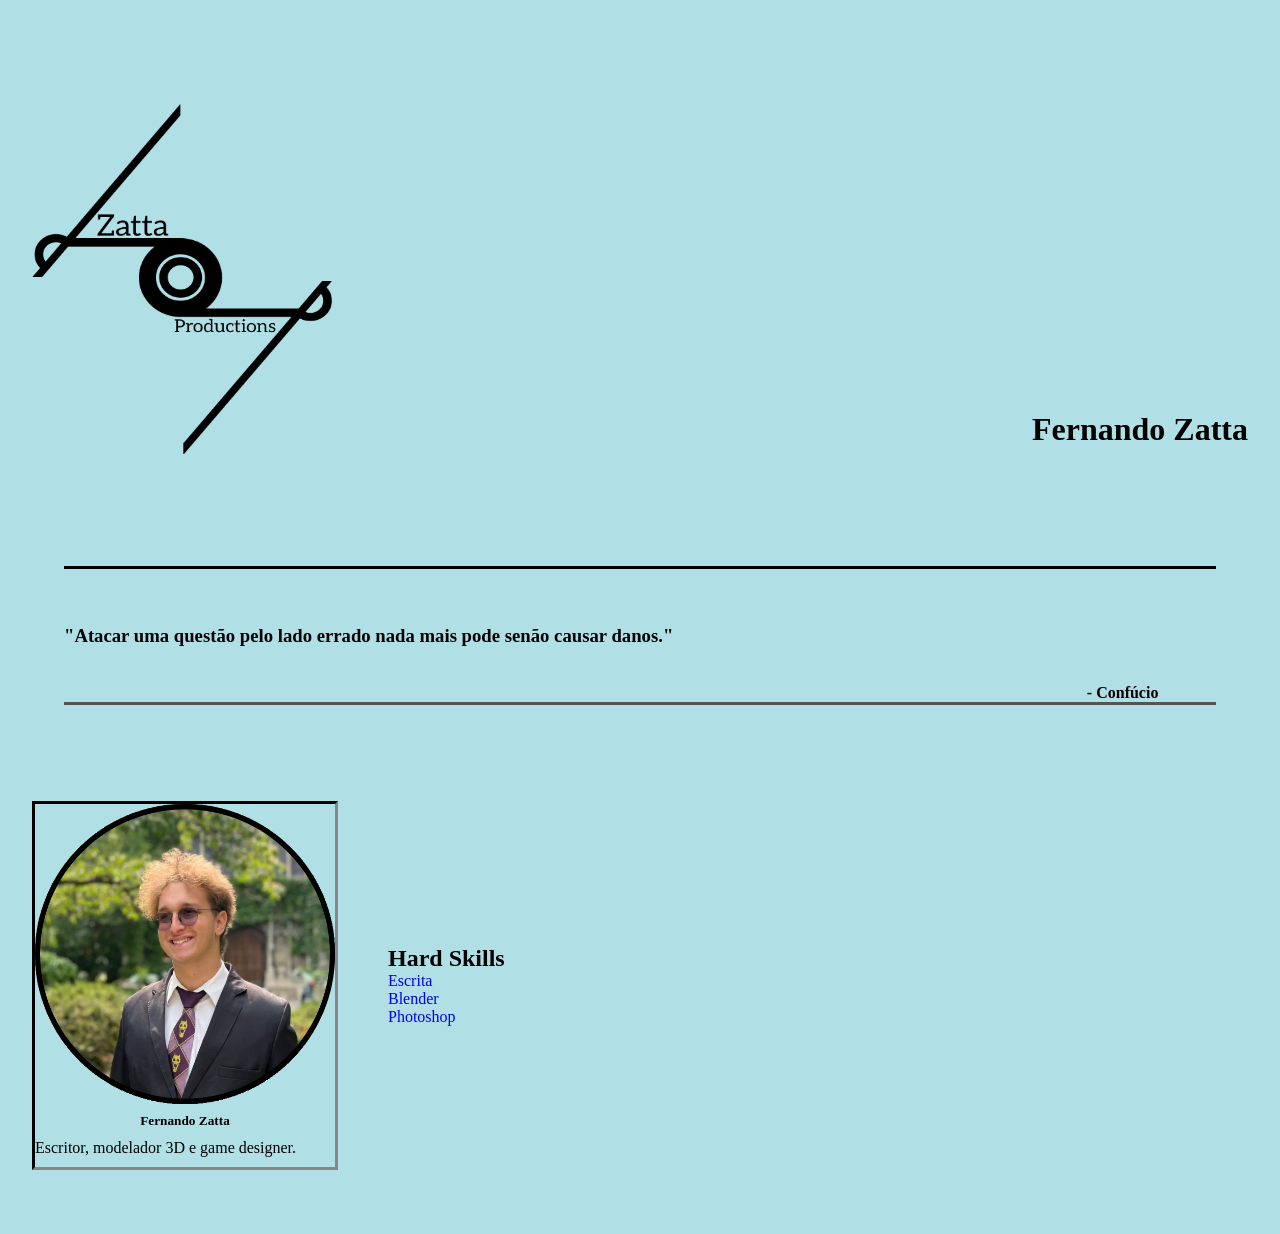
<file: index.html>
<!--Fernando Zatta Soares D'Azevedo--> 
<!doctype html>
<html lang="pt-br">
<head>
        
    <meta charset="UTF-8">
    <meta http-equiv="X-UA-Compatible" content="IE=edge">
    <meta name="viewport" content="width=device-width, initial-scale=1.0">
        
    <link rel="styleSheet" href="./styleSheet.css" type="text/css">
        
    <title> Portfolio Fernando Zatta</title>
</head>

<body>
    <div class="div-cabecalho">
        <div class="wrapper">
            <header> 
                <div class="logo">
                    <img src="./images/Logo.png" alt="Imagem do Logo">
                    <!--<div class="logo-text">Fernando Zatta</div>-->
                    <!--<h1> Fernando Zatta</h1>-->
                </div>
                <h1> Fernando Zatta</h1>
            </header>

            <div class="citacao">
                <h3>"Atacar uma questão pelo lado errado nada mais pode senão causar danos."</h3>
                <h4>- Confúcio</h4>
            </div>

            <div class="container">
                
                <div class="card">
                    <img src="./images/fotoPortfolio.png" alt="Card image cap">
                    <h5>Fernando Zatta</h5>
                    <p>Escritor, modelador 3D e game designer.</p>
                </div>    
                <nav>
                    <ul class="navegacao">
                        <li><h2> Hard Skills</h2></li>
                        <li> <a href="./docs/Roteiros.html">Escrita</a> </li>
                        <li> <a href="./docs/modelos.html">Blender</a></li>
                        <li> <a href="./docs/desenhos.html">Photoshop</a></li>    
                    </ul>
                </nav>     
            </div>
        </div>
    </div>
</body>
</html>
</file>
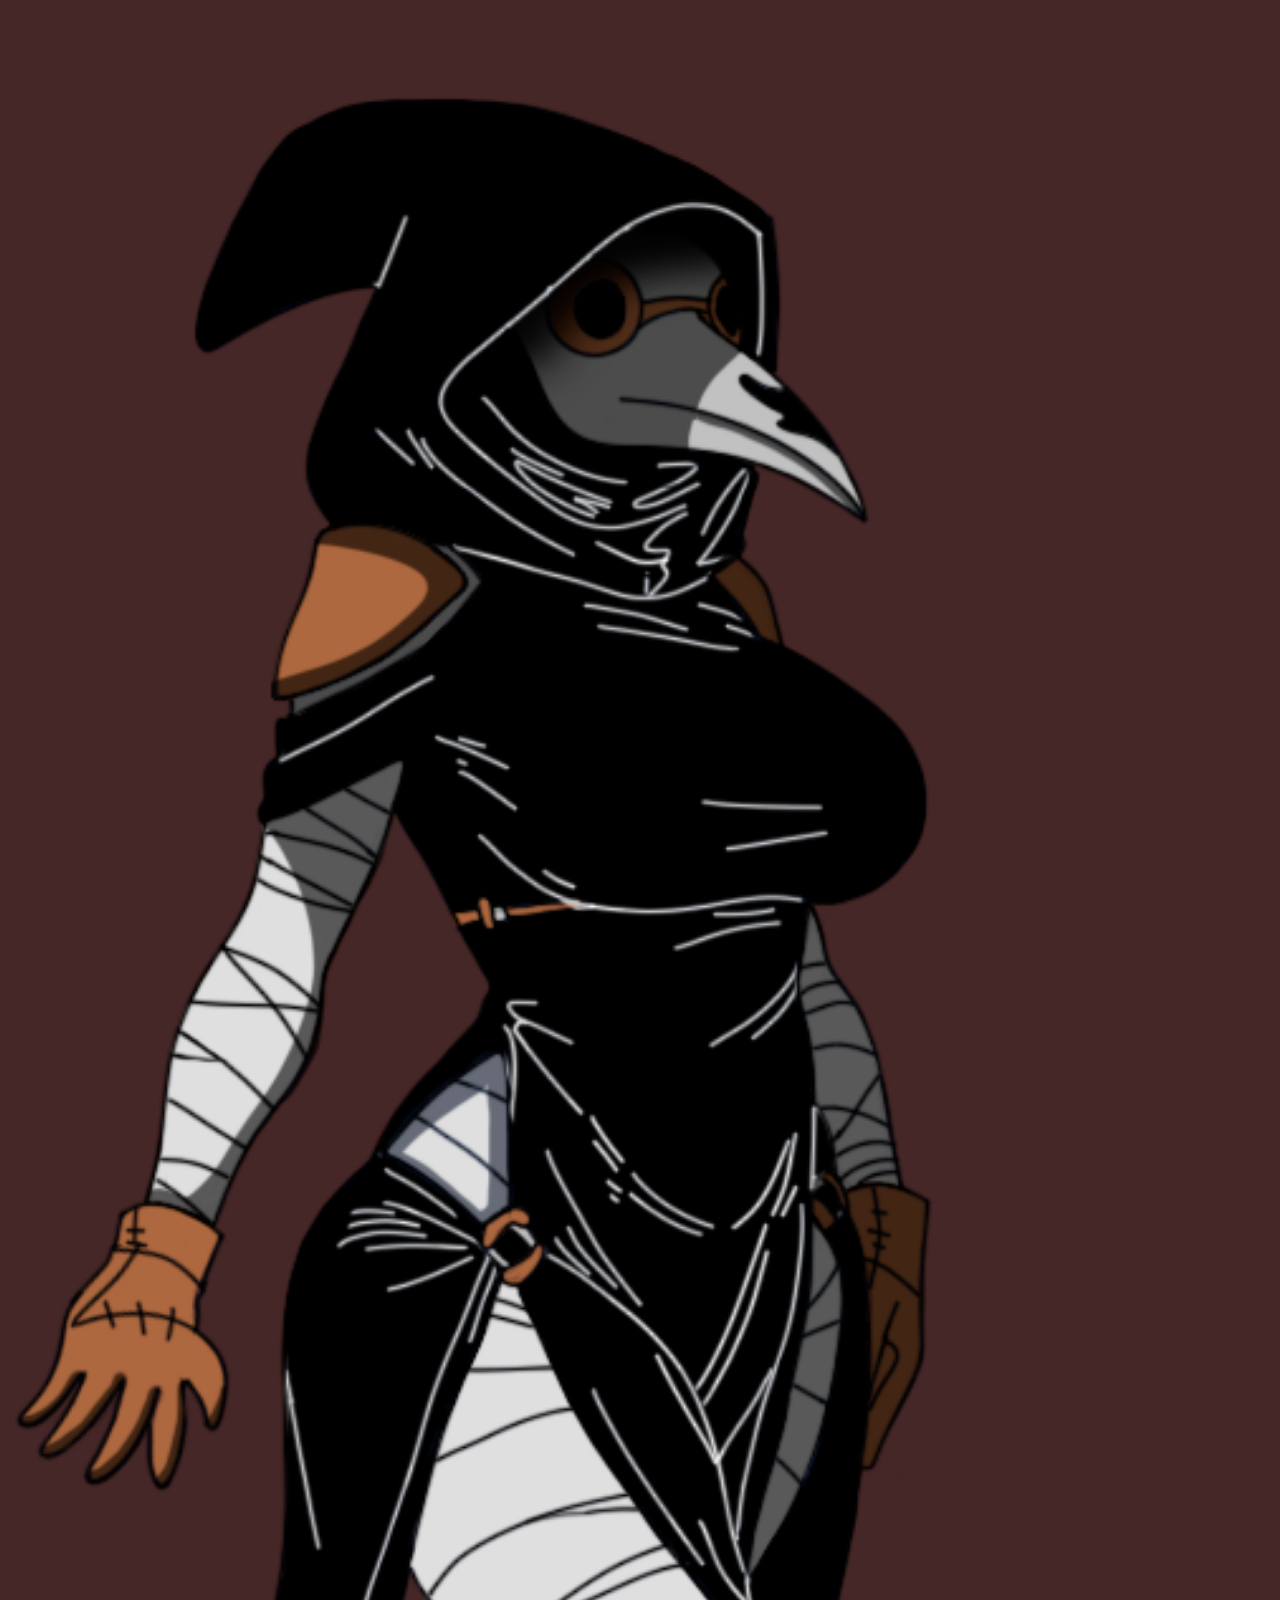
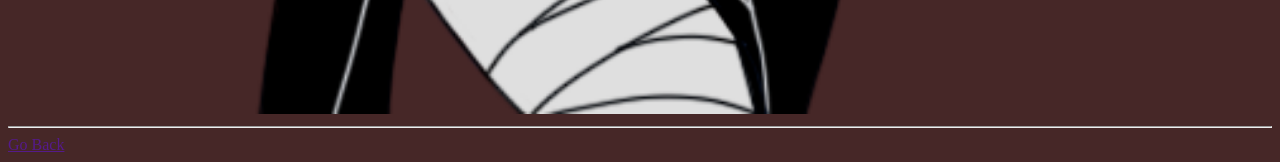
<file: docs/desenhos.html>
<!doctype html>
<html lang="en">
    <head>
        <style>
        img.one
        {
            height: 90%;
            width: 90%;
        }
        </style>

<title> </title>
    </head>

    <body style="background-color:#462727;">
        <img class="one" src="images/imagemPhotoshopPortfolio.png">
        <hr>

        <script>
            document.write('<a href="' + document.referrer + '">Go Back</a>');
        </script>
       
    </body>
    
</html>
</file>
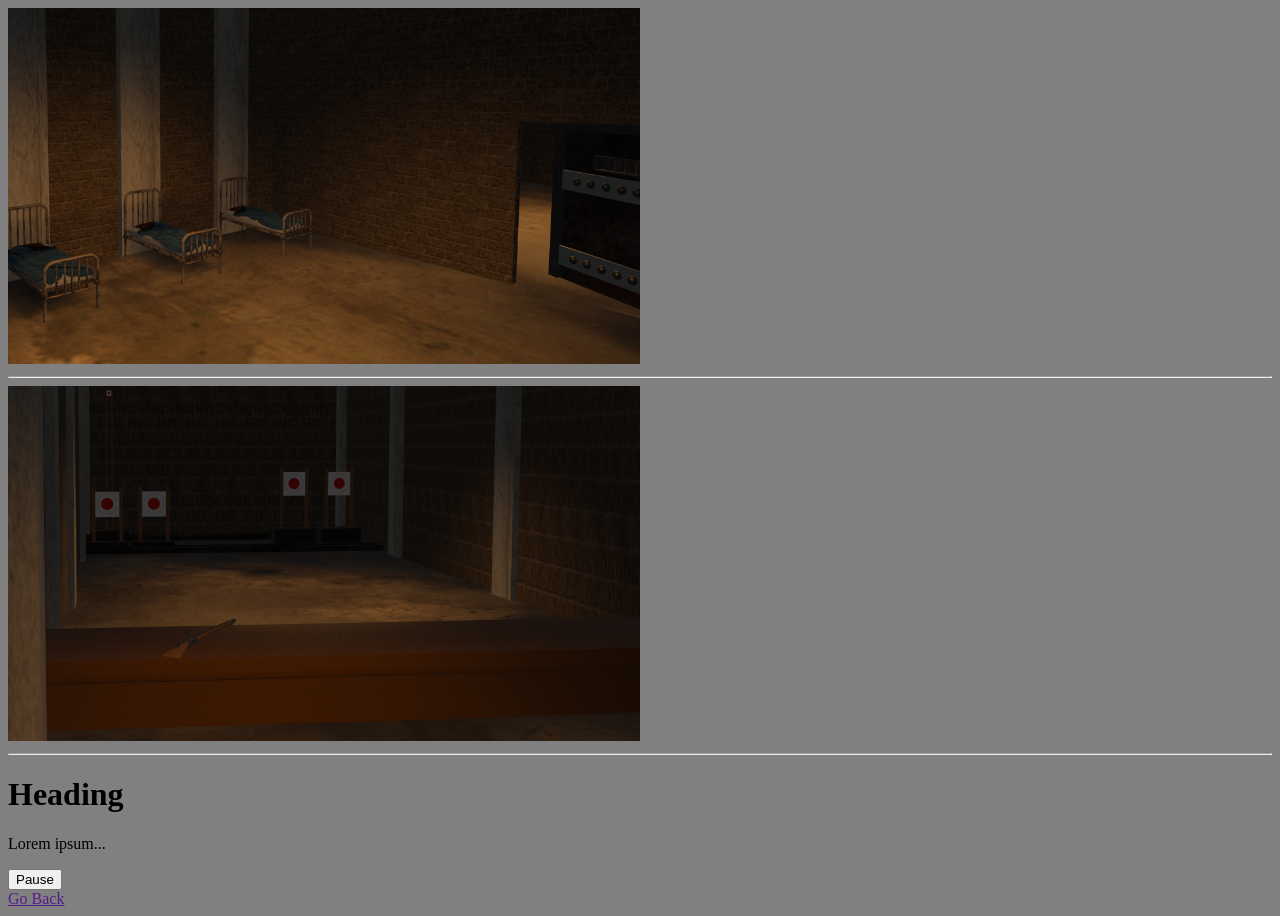
<file: docs/modelos.html>
<!doctype html>
<html lang="en">
    <head>
        <style>
        img.one
        {
            height: 50%;
            width: 50%;
            right: 10;
        }
            
                #planoDeFundo
        {
            position: fixed;
            right: 0;
            bottom: 0;
            min-width: 100%;
            min-height: 100%;
        }    
        
        </style>

<title> </title>
    </head>

    <body style="background-color:grey;">
        
        <img class="one" src="images/PrimeiraSalaTutorial.png">
        <hr>
        <img class="one" src="images/SegundaSalaTutorial.png">
        <hr>
        
        <video autoplay muted loop id="planoDeFundo">
        <source src="./images/planoDeFundo.mp4" type="video/mp4">
        </video>    
        
        <div class="content">
        <h1>Heading</h1>
        <p>Lorem ipsum...</p>
        <button id="myBtn" onclick="myFunction()">Pause</button>
        </div>
        

        <script>
            document.write('<a href="' + document.referrer + '">Go Back</a>');
        </script>
       
    </body>
    
</html>
</file>
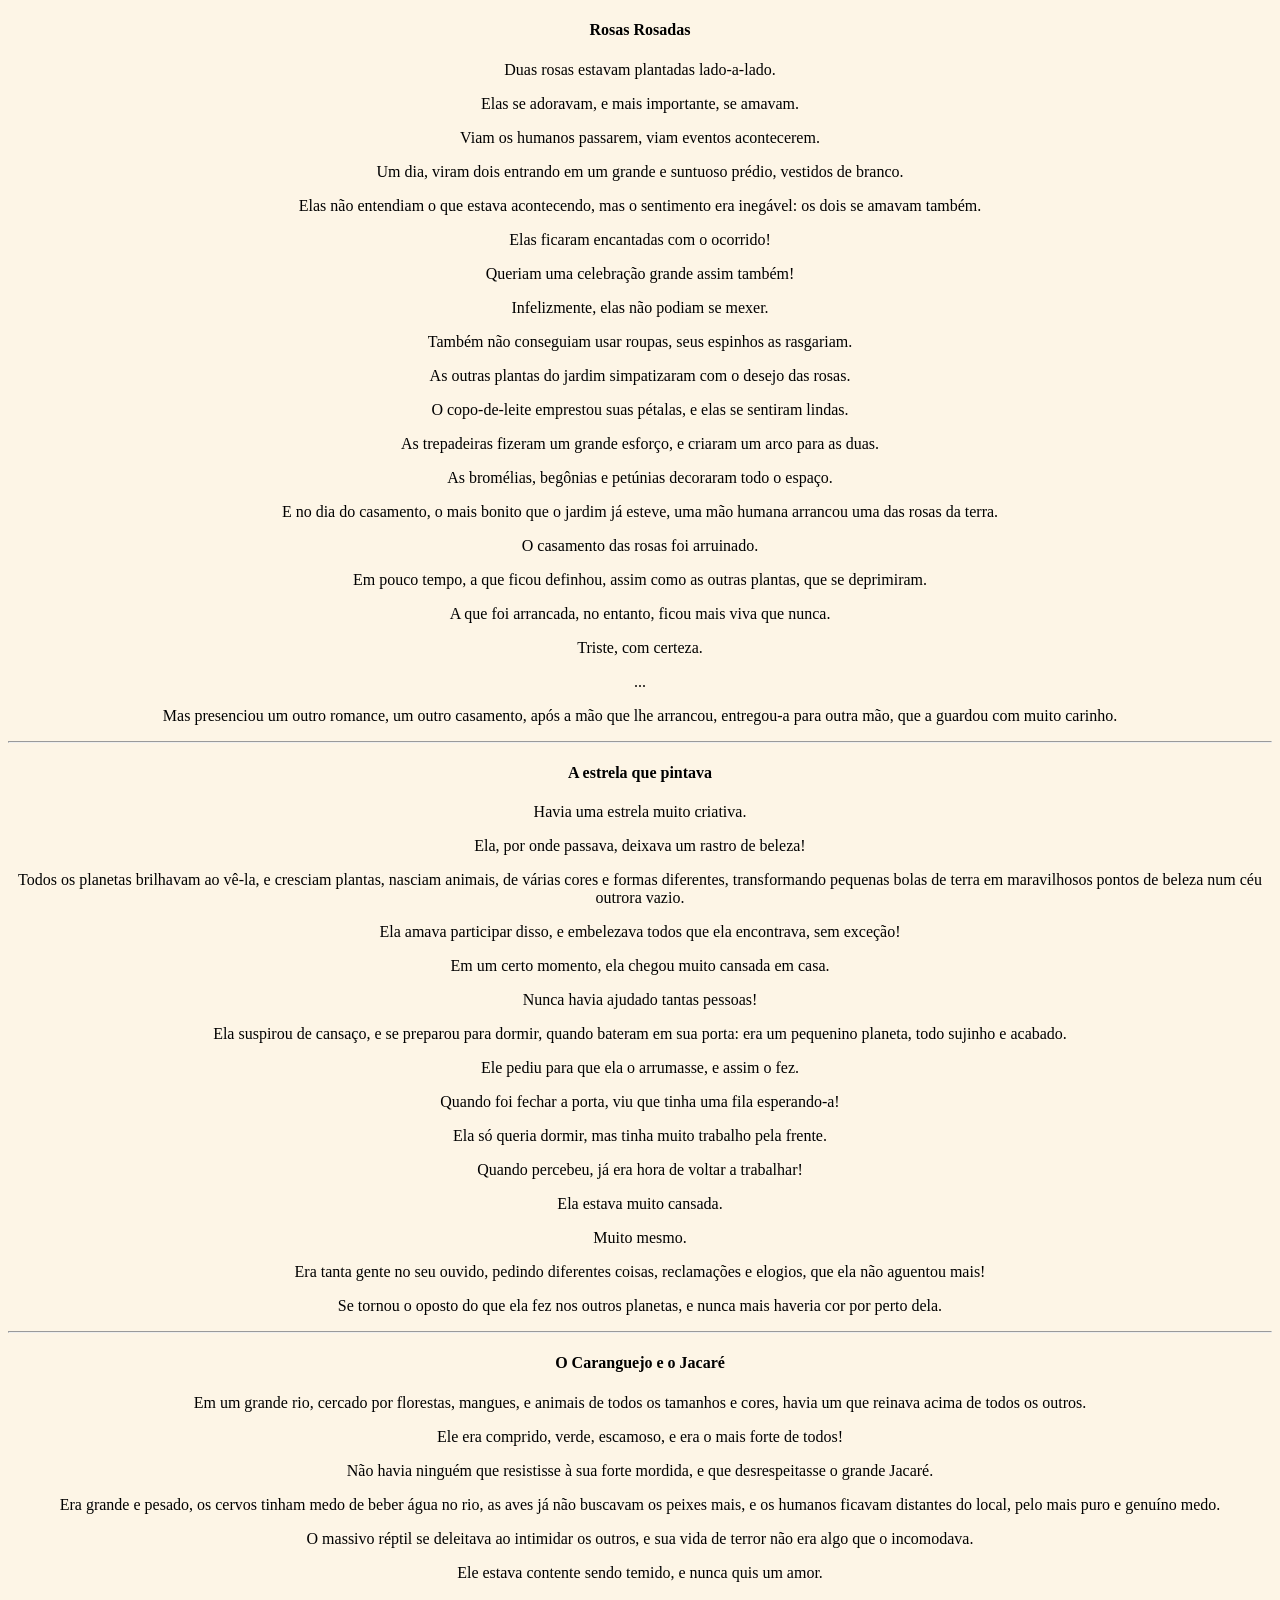
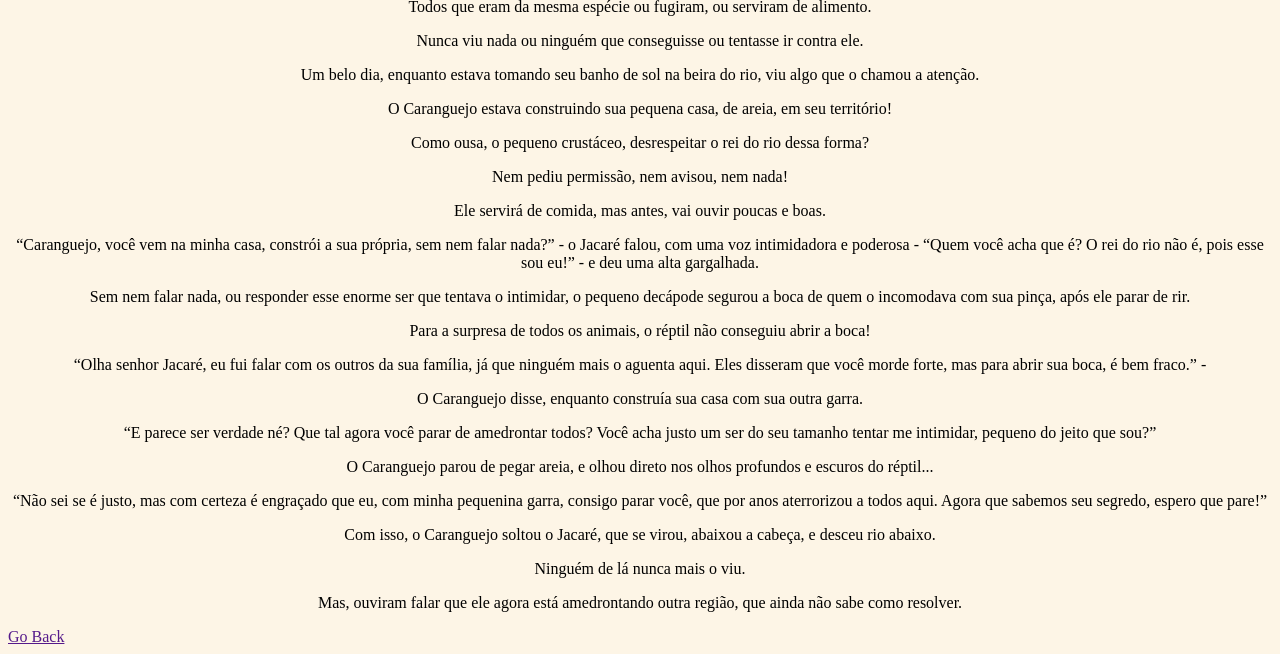
<file: docs/Roteiros.html>
<!doctype html>
<html lang="en">
    <head>
            <style> 
                    h4 {text-align: center;}
                    p {text-align: center;}
            </style>
<title> </title>
    </head>

    <body style="background-color: oldlace">
        <h4> Rosas Rosadas</h4>
        <p>Duas rosas estavam plantadas lado-a-lado. 
        <p>Elas se adoravam, e mais importante, se amavam. 
        <p>Viam os humanos passarem, viam eventos acontecerem. 
        <p>Um dia, viram dois entrando em um grande e suntuoso prédio, vestidos de branco. 
        <p>Elas não entendiam o que estava acontecendo, mas o sentimento era inegável: os dois se amavam também. 
        <p>Elas ficaram encantadas com o ocorrido! 
        <p>Queriam uma celebração grande assim também! 
        <p>Infelizmente, elas não podiam se mexer. 
        <p>Também não conseguiam usar roupas, seus espinhos as rasgariam. 
        <p>As outras plantas do jardim simpatizaram com o desejo das rosas. 
        <p>O copo-de-leite emprestou suas pétalas, e elas se sentiram lindas. 
        <p>As trepadeiras fizeram um grande esforço, e criaram um arco para as duas. 
        <p>As bromélias, begônias e petúnias decoraram todo o espaço. 
        <p>E no dia do casamento, o mais bonito que o jardim já esteve, uma mão humana arrancou uma das rosas da terra. 
        <p>O casamento das rosas foi arruinado. 
        <p>Em pouco tempo, a que ficou definhou, assim como as outras plantas, que se deprimiram. 
        <p>A que foi arrancada, no entanto, ficou mais viva que nunca. 
        <p>Triste, com certeza.</p>
        <p>...</p>
        <p>Mas presenciou um outro romance, um outro casamento, após a mão que lhe arrancou, entregou-a para outra mão, que a guardou com muito carinho. </p>
        <hr>    
        <h4> A estrela que pintava</h4>
        <p>Havia uma estrela muito criativa. </p>
        <p>Ela, por onde passava, deixava um rastro de beleza! </p>
        <p>Todos os planetas brilhavam ao vê-la, e cresciam plantas, nasciam animais, de várias cores e formas diferentes, transformando pequenas bolas de terra em maravilhosos pontos de beleza num céu outrora vazio. </p>
        <p>Ela amava participar disso, e embelezava todos que ela encontrava, sem exceção! </p>
        <p>Em um certo momento, ela chegou muito cansada em casa. </p>
        <p>Nunca havia ajudado tantas pessoas! </p>
        <p>Ela suspirou de cansaço, e se preparou para dormir, quando bateram em sua porta: era um pequenino planeta, todo sujinho e acabado. </p>
        <p>Ele pediu para que ela o arrumasse, e assim o fez. </p>
        <p>Quando foi fechar a porta, viu que tinha uma fila esperando-a! </p>
        <p>Ela só queria dormir, mas tinha muito trabalho pela frente.</p> 
        <p>Quando percebeu, já era hora de voltar a trabalhar! </p>
        <p>Ela estava muito cansada. </p>
        <p>Muito mesmo. </p>
        <p>Era tanta gente no seu ouvido, pedindo diferentes coisas, reclamações e elogios, que ela não aguentou mais! </p>
        <p>Se tornou o oposto do que ela fez nos outros planetas, e nunca mais haveria cor por perto dela.</p>
        <hr>
        <h4> O Caranguejo e o Jacaré</h4>
        <p>Em um grande rio, cercado por florestas, mangues, e animais de todos os tamanhos e cores, havia um que reinava acima de todos os outros.</p> 
        <p>Ele era comprido, verde, escamoso, e era o mais forte de todos!</p> 
        <p>Não havia ninguém que resistisse à sua forte mordida, e que desrespeitasse o grande Jacaré.</p> 
        <p>Era grande e pesado, os cervos tinham medo de beber água no rio, as aves já não buscavam os peixes mais, e os humanos ficavam distantes do local, pelo mais puro e genuíno medo.</p>
	    <p>O massivo réptil se deleitava ao intimidar os outros, e sua vida de terror não era algo que o incomodava.</p> 
        <p>Ele estava contente sendo temido, e nunca quis um amor.</p> 
        <p>Todos que eram da mesma espécie ou fugiram, ou serviram de alimento.</p> 
        <p>Nunca viu nada ou ninguém que conseguisse ou tentasse ir contra ele.</p>
	    <p>Um belo dia, enquanto estava tomando seu banho de sol na beira do rio, viu algo que o chamou a atenção.</p> 
        <p>O Caranguejo estava construindo sua pequena casa, de areia, em seu território!</p> 
        <p>Como ousa, o pequeno crustáceo, desrespeitar o rei do rio dessa forma?</p> 
        <p>Nem pediu permissão, nem avisou, nem nada!</p> 
        <p>Ele servirá de comida, mas antes, vai ouvir poucas e boas.</p>
	    <p>“Caranguejo, você vem na minha casa, constrói a sua própria, sem nem falar nada?” - o Jacaré falou, com uma voz intimidadora e poderosa - “Quem você acha que é? O rei do rio não é, pois esse sou eu!” - e deu uma alta gargalhada.</p>
	    <p>Sem nem falar nada, ou responder esse enorme ser que tentava o intimidar, o pequeno decápode segurou a boca de quem o incomodava com sua pinça, após ele parar de rir.</p>
        <p>Para a surpresa de todos os animais, o réptil não conseguiu abrir a boca!</p>
	    <p>“Olha senhor Jacaré, eu fui falar com os outros da sua família, já que ninguém mais o aguenta aqui. Eles disseram que você morde forte, mas para abrir sua boca, é bem fraco.” - 
        <p>O Caranguejo disse, enquanto construía sua casa com sua outra garra.</p>
        <p>“E parece ser verdade né? Que tal agora você parar de amedrontar todos? Você acha justo um ser do seu tamanho tentar me intimidar, pequeno do jeito que sou?”</p> 
        <p>O Caranguejo parou de pegar areia, e olhou direto nos olhos profundos e escuros do réptil...</p>
        <p>“Não sei se é justo, mas com certeza é engraçado que eu, com minha pequenina garra, consigo parar você, que por anos aterrorizou a todos aqui. Agora que sabemos seu segredo, espero que pare!”</p>
	    <p>Com isso, o Caranguejo soltou o Jacaré, que se virou, abaixou a cabeça, e desceu rio abaixo.</p> 
        <p>Ninguém de lá nunca mais o viu.</p> 
        <p>Mas, ouviram falar que ele agora está amedrontando outra região, que ainda não sabe como resolver.</p>
        <script>
            document.write('<a href="' + document.referrer + '">Go Back</a>');
        </script>
        
    </body>
</html>
</file>
<file: styleSheet.css>
*
{
    box-sizing: border-box;
    padding: 0;
    margin: 0;
    font-family: Georgia;
    text-decoration: none;
}

body
{
    overflow-x: hidden;
}

.div-cabecalho
{
    background-color: powderblue;
    width:100%;
    height: 100%;
    min-height: 100vh;
}

.wrapper
{
    /*background-color: aqua;*/
    width: 1280px;
    max-width: 95%;
    margin: 0 auto;
    padding: 0 20
}

header
{
    /*background-color: aqua;*/
    padding: 40px 0 80px;
    display: flex;
    justify-content: space-between;
    align-items: center;
}

.logo
{
    display: inline-flex;
    flex-direction: row;
    justify-content: center;
    align-items: center;
    padding-top: 4rem;
}

.logo img
{
    float: left;
    width: 300px;
    height: 350px;
    overflow: hidden;
}

header h1
{
    margin-top: 30%;
    float: right;
}

.citacao
{
    /*background-color: blueviolet;*/
    margin: 2rem;
    display: flex;
    justify-content: space-between;
    align-items: center;
    border-color: black;
    border-style: inset;
    border-right: 1px;
    border-left: 1px;
}

.citacao h4
{
    display: inline-flex;
    margin-top: 10%;
    margin-left: 5%;
    padding-right: 5%;
}

.container
{
    /*background-color: brown;*/
    display: inline-flex;
    justify-content: space-between;
    align-items: center;
    padding-top: 4rem;
    padding-bottom: 4rem;
}

.card
{
    border-style: inset;
    border-color: #333;
    align-items: center;
}

.card img
{
    height: 300px;
    width: 300px;
}

.card h5
{
    /*background-color: blue;*/
    padding: 5px;
    display: block;
    text-align: center;
}

.card p
{
    padding-top: 5px;
    padding-bottom: 10px;
}

nav .navegacao
{
    margin-left: 50px;
    list-style-type: none;
}

nav .navegacao li
{
    display: list-item;
}
</file>
